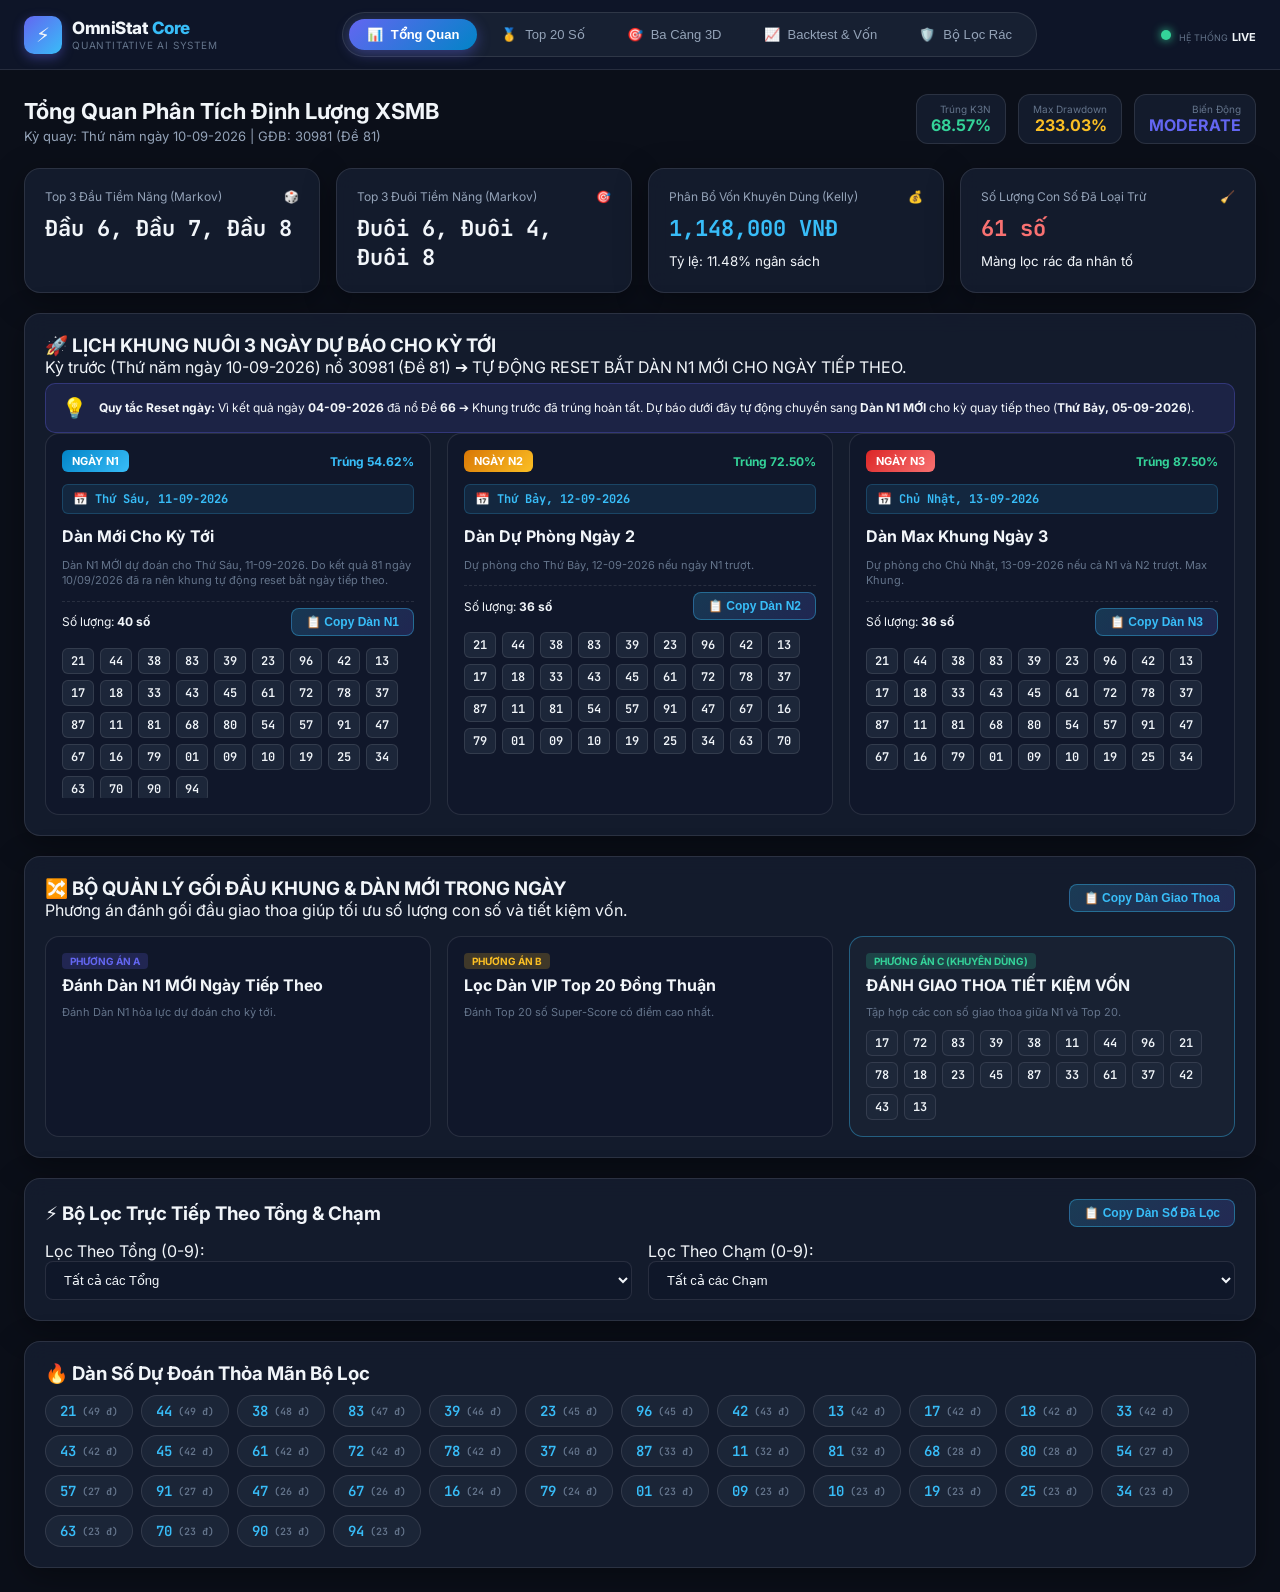
<file: index.html>
<!DOCTYPE html>
<html lang="vi">
<head>
    <meta charset="UTF-8">
    <meta name="viewport" content="width=device-width, initial-scale=1.0, maximum-scale=1.0, user-scalable=no, viewport-fit=cover">
    <meta name="theme-color" content="#0b0f19">
    <meta name="apple-mobile-web-app-capable" content="yes">
    <meta name="apple-mobile-web-app-status-bar-style" content="black-translucent">
    <title>OmniStat Core | Quantitative Analytics & Forecast System</title>
    <link rel="stylesheet" href="styles.css">
    <link href="https://fonts.googleapis.com/css2?family=Inter:wght@300;400;500;600;700;800&family=JetBrains+Mono:wght@400;600&display=swap" rel="stylesheet">
</head>
<body>
    <div class="app-container">
        <!-- Toast Notification Popup -->
        <div id="toast-notification" class="toast-notification">✅ Đã copy dàn số vào bộ nhớ tạm!</div>

        <!-- Top App Bar -->
        <header class="app-header">
            <div class="header-inner">
                <!-- Brand Logo Left -->
                <div class="brand">
                    <div class="logo-icon">⚡</div>
                    <div class="brand-text">
                        <h2>OmniStat <span>Core</span></h2>
                        <p class="desktop-only">Quantitative AI System</p>
                    </div>
                </div>

                <!-- CENTERED NAVIGATION TABS -->
                <nav class="nav-tabs-centered" id="nav-tabs">
                    <button class="nav-tab active" data-tab="tab-overview">
                        <span class="icon">📊</span> <span class="tab-label">Tổng Quan</span>
                    </button>
                    <button class="nav-tab" data-tab="tab-top20">
                        <span class="icon">🥇</span> <span class="tab-label">Top 20 Số</span>
                    </button>
                    <button class="nav-tab" data-tab="tab-matrix3d">
                        <span class="icon">🎯</span> <span class="tab-label">Ba Càng 3D</span>
                    </button>
                    <button class="nav-tab" data-tab="tab-backtest">
                        <span class="icon">📈</span> <span class="tab-label">Backtest & Vốn</span>
                    </button>
                    <button class="nav-tab" data-tab="tab-elimination">
                        <span class="icon">🛡️</span> <span class="tab-label">Bộ Lọc Rác</span>
                    </button>
                </nav>

                <!-- System Status Right -->
                <div class="system-status">
                    <div class="status-indicator live"></div>
                    <div class="status-info desktop-only">
                        <span class="label">Hệ Thống</span>
                        <strong id="sys-status-text">LIVE</strong>
                    </div>
                </div>
            </div>
        </header>

        <!-- Main Workspace -->
        <main class="main-content">
            <!-- Sub Header Title & Badges -->
            <div class="sub-header-bar">
                <div class="header-title">
                    <h1 id="page-title">Tổng Quan Phân Tích Định Lượng XSMB</h1>
                    <p class="subtitle" id="latest-draw-info">Dữ liệu kết quả quay thưởng mới nhất: --</p>
                </div>

                <div class="header-stats">
                    <div class="stat-badge">
                        <span class="badge-label">Trúng K3N</span>
                        <strong class="badge-val text-success" id="k3n-rate">87.5%</strong>
                    </div>
                    <div class="stat-badge">
                        <span class="badge-label">Max Drawdown</span>
                        <strong class="badge-val text-warning" id="mdd-val">--%</strong>
                    </div>
                    <div class="stat-badge">
                        <span class="badge-label">Biến Động</span>
                        <strong class="badge-val text-info" id="vol-status">STABLE</strong>
                    </div>
                </div>
            </div>

            <!-- TAB 1: OVERVIEW -->
            <section id="tab-overview" class="tab-page active">
                <!-- Top Key Metrics Cards -->
                <div class="metrics-grid">
                    <div class="metric-card glass">
                        <div class="card-header">
                            <span>Top 3 Đầu Tiềm Năng (Markov)</span>
                            <span class="card-icon">🎲</span>
                        </div>
                        <div class="metric-value" id="markov-heads">--</div>
                    </div>

                    <div class="metric-card glass">
                        <div class="card-header">
                            <span>Top 3 Đuôi Tiềm Năng (Markov)</span>
                            <span class="card-icon">🎯</span>
                        </div>
                        <div class="metric-value" id="markov-tails">--</div>
                    </div>

                    <div class="metric-card glass">
                        <div class="card-header">
                            <span>Phân Bổ Vốn Khuyên Dùng (Kelly)</span>
                            <span class="card-icon">💰</span>
                        </div>
                        <div class="metric-value text-accent" id="kelly-stake">-- VNĐ</div>
                        <small id="kelly-percent">Tỷ lệ: --% ngân sách</small>
                    </div>

                    <div class="metric-card glass">
                        <div class="card-header">
                            <span>Số Lượng Con Số Đã Loại Trừ</span>
                            <span class="card-icon">🧹</span>
                        </div>
                        <div class="metric-value text-danger" id="elim-count">-- số</div>
                        <small>Màng lọc rác đa nhân tố</small>
                    </div>
                </div>

                <!-- EXPLICIT CALENDAR DATES & 3-DAY ROLLING FRAME SECTION (N1, N2, N3) -->
                <div class="panel glass frame-section">
                    <div class="panel-header-flex">
                        <div>
                            <h3>🚀 LỊCH KHUNG NUÔI 3 NGÀY DỰ BÁO CHO KỲ TỚI</h3>
                            <p class="section-desc" id="reset-summary-str">Kết quả 04-09-2026 nổ 66 ➔ Tự động Reset dàn N1 mới cho ngày tiếp theo!</p>
                        </div>
                    </div>

                    <!-- Rule Reset Alert Banner -->
                    <div class="rule-banner">
                        <span class="rule-icon">💡</span>
                        <div class="rule-text">
                            <strong>Quy tắc Reset ngày:</strong> Vì kết quả ngày <strong>04-09-2026</strong> đã nổ Đề <strong>66</strong> ➔ Khung trước đã trúng hoàn tất. Dự báo dưới đây tự động chuyển sang <strong>Dàn N1 MỚI</strong> cho kỳ quay tiếp theo (<strong>Thứ Bảy, 05-09-2026</strong>).
                        </div>
                    </div>

                    <!-- Frame Details Grid (3 Cards with Explicit Dates & Copy Buttons) -->
                    <div class="frame-cards-grid">
                        <!-- Card N1 -->
                        <div class="frame-card glass-sub active-frame" id="card-n1">
                            <div class="frame-card-header">
                                <span class="frame-badge bg-n1">NGÀY N1</span>
                                <span class="frame-rate text-accent">Trúng 54.62%</span>
                            </div>
                            <div class="date-highlight" id="n1-date-str">📅 Ngày N1: --</div>
                            <h4>Dàn Mới Cho Kỳ Tới</h4>
                            <p class="frame-desc" id="n1-desc-str">Dàn 40 số hỏa lực dự đoán cho kỳ quay tiếp theo.</p>
                            <div class="frame-meta">
                                <span>Số lượng: <strong id="n1-count">40 số</strong></span>
                                <button class="btn-copy" id="btn-copy-n1">📋 Copy Dàn N1</button>
                            </div>
                            <div class="number-pills-mini" id="n1-numbers-container">
                                <!-- Rendered by JS -->
                            </div>
                        </div>

                        <!-- Card N2 -->
                        <div class="frame-card glass-sub" id="card-n2">
                            <div class="frame-card-header">
                                <span class="frame-badge bg-n2">NGÀY N2</span>
                                <span class="frame-rate text-success">Trúng 72.50%</span>
                            </div>
                            <div class="date-highlight" id="n2-date-str">📅 Ngày N2: --</div>
                            <h4>Dàn Dự Phòng Ngày 2</h4>
                            <p class="frame-desc" id="n2-desc-str">Đánh khi N1 trượt. Gấp thếp vốn N2.</p>
                            <div class="frame-meta">
                                <span>Số lượng: <strong id="n2-count">36 số</strong></span>
                                <button class="btn-copy" id="btn-copy-n2">📋 Copy Dàn N2</button>
                            </div>
                            <div class="number-pills-mini" id="n2-numbers-container">
                                <!-- Rendered by JS -->
                            </div>
                        </div>

                        <!-- Card N3 -->
                        <div class="frame-card glass-sub" id="card-n3">
                            <div class="frame-card-header">
                                <span class="frame-badge bg-n3">NGÀY N3</span>
                                <span class="frame-rate text-success">Trúng 87.50%</span>
                            </div>
                            <div class="date-highlight" id="n3-date-str">📅 Ngày N3: --</div>
                            <h4>Dàn Max Khung Ngày 3</h4>
                            <p class="frame-desc" id="n3-desc-str">Đánh khi N1 và N2 trượt. Chốt Max Khung.</p>
                            <div class="frame-meta">
                                <span>Số lượng: <strong id="n3-count">36 số</strong></span>
                                <button class="btn-copy" id="btn-copy-n3">📋 Copy Dàn N3</button>
                            </div>
                            <div class="number-pills-mini" id="n3-numbers-container">
                                <!-- Rendered by JS -->
                            </div>
                        </div>
                    </div>
                </div>

                <!-- DUAL-FRAME GOI DAU MANAGER (BỘ TÙY CHỌN GỐI ĐẦU & NĂM DÀN MỚI NGÀY) -->
                <div class="panel glass dual-frame-section">
                    <div class="panel-header-flex">
                        <div>
                            <h3>🔀 BỘ QUẢN LÝ GỐI ĐẦU KHUNG & DÀN MỚI TRONG NGÀY</h3>
                            <p class="section-desc">Phương án đánh gối đầu giao thoa giúp tối ưu số lượng con số và tiết kiệm vốn.</p>
                        </div>
                        <button class="btn-copy" id="btn-copy-combined">📋 Copy Dàn Giao Thoa</button>
                    </div>

                    <div class="dual-options-grid">
                        <div class="dual-option-card glass-sub">
                            <div class="option-header">
                                <span class="opt-tag tag-a">Phương Án A</span>
                                <h4>Đánh Dàn N1 MỚI Ngày Tiếp Theo</h4>
                            </div>
                            <p class="opt-desc">Đánh Dàn N1 hỏa lực dự đoán cho kỳ tới.</p>
                        </div>

                        <div class="dual-option-card glass-sub">
                            <div class="option-header">
                                <span class="opt-tag tag-b">Phương Án B</span>
                                <h4>Lọc Dàn VIP Top 20 Đồng Thuận</h4>
                            </div>
                            <p class="opt-desc">Đánh Top 20 số Super-Score có điểm cao nhất.</p>
                        </div>

                        <div class="dual-option-card glass-sub featured-opt">
                            <div class="option-header">
                                <span class="opt-tag tag-c">Phương Án C (Khuyên Dùng)</span>
                                <h4>ĐÁNH GIAO THOA TIẾT KIỆM VỐN</h4>
                            </div>
                            <p class="opt-desc">Tập hợp các con số giao thoa giữa N1 và Top 20.</p>
                            <div class="number-pills-mini" id="combined-numbers-container">
                                <!-- Rendered by JS -->
                            </div>
                        </div>
                    </div>
                </div>

                <!-- Live Quick Filter Controls -->
                <div class="filter-panel glass">
                    <div class="panel-header-flex">
                        <h3>⚡ Bộ Lọc Trực Tiếp Theo Tổng & Chạm</h3>
                        <button class="btn-copy" id="btn-copy-filtered">📋 Copy Dàn Số Đã Lọc</button>
                    </div>
                    <div class="filter-controls">
                        <div class="filter-group">
                            <label for="filter-sum">Lọc Theo Tổng (0-9):</label>
                            <select id="filter-sum" class="form-control">
                                <option value="ALL">Tất cả các Tổng</option>
                                <option value="0">Tổng 0</option>
                                <option value="1">Tổng 1</option>
                                <option value="2">Tổng 2</option>
                                <option value="3">Tổng 3</option>
                                <option value="4">Tổng 4</option>
                                <option value="5">Tổng 5</option>
                                <option value="6">Tổng 6</option>
                                <option value="7">Tổng 7</option>
                                <option value="8">Tổng 8</option>
                                <option value="9">Tổng 9</option>
                            </select>
                        </div>

                        <div class="filter-group">
                            <label for="filter-touch">Lọc Theo Chạm (0-9):</label>
                            <select id="filter-touch" class="form-control">
                                <option value="ALL">Tất cả các Chạm</option>
                                <option value="0">Chạm 0</option>
                                <option value="1">Chạm 1</option>
                                <option value="2">Chạm 2</option>
                                <option value="3">Chạm 3</option>
                                <option value="4">Chạm 4</option>
                                <option value="5">Chạm 5</option>
                                <option value="6">Chạm 6</option>
                                <option value="7">Chạm 7</option>
                                <option value="8">Chạm 8</option>
                                <option value="9">Chạm 9</option>
                            </select>
                        </div>
                    </div>
                </div>

                <!-- Dynamic Filter Results Preview -->
                <div class="panel glass">
                    <h3>🔥 Dàn Số Dự Đoán Thỏa Mãn Bộ Lọc</h3>
                    <div class="number-pills" id="filtered-numbers-container">
                        <!-- Rendered by JS -->
                    </div>
                </div>
            </section>

            <!-- TAB 2: TOP 20 CONSENSUS -->
            <section id="tab-top20" class="tab-page">
                <div class="panel glass">
                    <div class="panel-header-flex">
                        <h3>🥇 Bảng Xếp Hạng Top 20 Số Đồng Thuận Super-Score</h3>
                        <button class="btn-copy" id="btn-copy-top20">📋 Copy Top 20 Số</button>
                    </div>
                    <div class="table-responsive">
                        <table class="data-table">
                            <thead>
                                <tr>
                                    <th>Hạng</th>
                                    <th>Số 2D</th>
                                    <th>Tổng</th>
                                    <th>Gan</th>
                                    <th>30N</th>
                                    <th>60N</th>
                                    <th>Super-Score</th>
                                    <th>G7</th>
                                </tr>
                            </thead>
                            <tbody id="top20-table-body">
                                <!-- Rendered by JS -->
                            </tbody>
                        </table>
                    </div>
                </div>
            </section>

            <!-- TAB 3: 3D MATRIX -->
            <section id="tab-matrix3d" class="tab-page">
                <div class="panel glass">
                    <div class="panel-header-flex">
                        <h3>🎯 Xếp Hạng Top Ba Càng (3D) Mạnh Nhất</h3>
                        <button class="btn-copy" id="btn-copy-3d">📋 Copy Dàn 3D</button>
                    </div>
                    <div class="table-responsive">
                        <table class="data-table">
                            <thead>
                                <tr>
                                    <th>STT</th>
                                    <th>Càng</th>
                                    <th>Số 3D</th>
                                    <th>Gốc 2D</th>
                                    <th>Điểm</th>
                                    <th>Phân Loại</th>
                                </tr>
                            </thead>
                            <tbody id="matrix3d-table-body">
                                <!-- Rendered by JS -->
                            </tbody>
                        </table>
                    </div>
                </div>
            </section>

            <!-- TAB 4: BACKTEST & RISK -->
            <section id="tab-backtest" class="tab-page">
                <div class="grid-2col">
                    <div class="panel glass">
                        <h3>📈 Kết Quả Giả Lập Backtest (2026)</h3>
                        <ul class="info-list" id="backtest-info-list">
                            <!-- Rendered by JS -->
                        </ul>
                    </div>

                    <div class="panel glass">
                        <h3>💰 Quản Lý Vốn & Phân Bổ Tiền Vốn (Kelly)</h3>
                        <ul class="info-list" id="kelly-info-list">
                            <!-- Rendered by JS -->
                        </ul>
                    </div>
                </div>
            </section>

            <!-- TAB 5: ELIMINATION -->
            <section id="tab-elimination" class="tab-page">
                <div class="panel glass">
                    <h3>🛡️ Danh Sách Số Rác Đã Bị Loại Trừ</h3>
                    <div class="table-responsive">
                        <table class="data-table">
                            <thead>
                                <tr>
                                    <th>Con Số</th>
                                    <th>Lý Do Loại Trừ</th>
                                </tr>
                            </thead>
                            <tbody id="elim-table-body">
                                <!-- Rendered by JS -->
                            </tbody>
                        </table>
                    </div>
                </div>
            </section>
        </main>
    </div>

    <script src="app.js"></script>
</body>
</html>
</file>
<file: styles.css>
:root {
    --bg-primary: #0b0f19;
    --bg-card: rgba(22, 30, 49, 0.85);
    --bg-header: rgba(15, 23, 42, 0.95);
    --border-color: rgba(255, 255, 255, 0.1);
    --text-primary: #f1f5f9;
    --text-secondary: #94a3b8;
    --text-muted: #64748b;
    --accent-blue: #38bdf8;
    --accent-indigo: #6366f1;
    --accent-purple: #a855f7;
    --accent-green: #34d399;
    --accent-amber: #fbbf24;
    --accent-red: #f87171;
    --gradient-glow: linear-gradient(135deg, rgba(99, 102, 241, 0.3), rgba(56, 189, 248, 0.2));
}

* {
    box-sizing: border-box;
    margin: 0;
    padding: 0;
    -webkit-tap-highlight-color: transparent;
}

body {
    font-family: 'Inter', system-ui, -apple-system, sans-serif;
    background-color: var(--bg-primary);
    color: var(--text-primary);
    min-height: 100vh;
    overflow-x: hidden;
    padding-bottom: 80px; /* Space for mobile bottom bar */
}

@media (min-width: 769px) {
    body {
        padding-bottom: 0;
    }
}

.app-container {
    display: flex;
    flex-direction: column;
    min-height: 100vh;
}

/* TOAST NOTIFICATION */
.toast-notification {
    position: fixed;
    top: 20px;
    right: 20px;
    z-index: 9999;
    background: linear-gradient(135deg, #059669, #10b981);
    color: #ffffff;
    padding: 12px 20px;
    border-radius: 10px;
    font-size: 13px;
    font-weight: 600;
    box-shadow: 0 8px 24px rgba(16, 185, 129, 0.4);
    opacity: 0;
    transform: translateY(-20px);
    pointer-events: none;
    transition: all 0.3s cubic-bezier(0.16, 1, 0.3, 1);
}

.toast-notification.show {
    opacity: 1;
    transform: translateY(0);
}

/* BUTTON COPY */
.btn-copy {
    display: inline-flex;
    align-items: center;
    gap: 6px;
    padding: 6px 14px;
    background: linear-gradient(135deg, rgba(56, 189, 248, 0.2), rgba(99, 102, 241, 0.2));
    border: 1px solid rgba(56, 189, 248, 0.4);
    border-radius: 8px;
    color: var(--accent-blue);
    font-size: 12px;
    font-weight: 600;
    cursor: pointer;
    transition: all 0.2s ease;
    white-space: nowrap;
}

.btn-copy:hover {
    background: linear-gradient(135deg, #0284c7, #6366f1);
    color: #ffffff;
    border-color: transparent;
    box-shadow: 0 4px 12px rgba(56, 189, 248, 0.3);
}

.btn-copy:active {
    transform: scale(0.96);
}

/* APP HEADER WITH CENTERED TABS */
.app-header {
    position: sticky;
    top: 0;
    z-index: 100;
    background: var(--bg-header);
    backdrop-filter: blur(16px);
    -webkit-backdrop-filter: blur(16px);
    border-bottom: 1px solid var(--border-color);
    padding: 12px 24px;
}

.header-inner {
    max-width: 1400px;
    margin: 0 auto;
    display: flex;
    align-items: center;
    justify-content: space-between;
    gap: 16px;
}

.brand {
    display: flex;
    align-items: center;
    gap: 10px;
    flex-shrink: 0;
}

.logo-icon {
    width: 38px;
    height: 38px;
    background: linear-gradient(135deg, #6366f1, #38bdf8);
    border-radius: 10px;
    display: flex;
    align-items: center;
    justify-content: center;
    font-size: 20px;
    box-shadow: 0 4px 12px rgba(99, 102, 241, 0.4);
}

.brand-text h2 {
    font-size: 17px;
    font-weight: 800;
    letter-spacing: -0.5px;
    line-height: 1.2;
}

.brand-text h2 span {
    color: var(--accent-blue);
}

.brand-text p {
    font-size: 10px;
    color: var(--text-muted);
    text-transform: uppercase;
    letter-spacing: 0.8px;
}

/* CENTERED TABS NAVIGATION */
.nav-tabs-centered {
    display: flex;
    align-items: center;
    justify-content: center;
    gap: 6px;
    background: rgba(30, 41, 59, 0.6);
    border: 1px solid var(--border-color);
    padding: 6px;
    border-radius: 30px;
    margin: 0 auto;
}

.nav-tab {
    display: flex;
    align-items: center;
    gap: 8px;
    padding: 8px 18px;
    background: transparent;
    border: none;
    border-radius: 20px;
    color: var(--text-secondary);
    font-size: 13px;
    font-weight: 500;
    cursor: pointer;
    transition: all 0.25s ease;
    white-space: nowrap;
}

.nav-tab:hover {
    color: var(--text-primary);
    background: rgba(255, 255, 255, 0.05);
}

.nav-tab.active {
    background: linear-gradient(135deg, #6366f1, #0284c7);
    color: #ffffff;
    font-weight: 600;
    box-shadow: 0 4px 14px rgba(99, 102, 241, 0.4);
}

.system-status {
    display: flex;
    align-items: center;
    gap: 8px;
    flex-shrink: 0;
}

.status-indicator {
    width: 10px;
    height: 10px;
    border-radius: 50%;
    background: var(--accent-green);
    box-shadow: 0 0 10px var(--accent-green);
}

.status-info {
    display: flex;
    flex-direction: column;
}

.status-info .label {
    font-size: 9px;
    color: var(--text-muted);
    text-transform: uppercase;
}

.status-info strong {
    font-size: 11px;
}

/* MAIN CONTENT */
.main-content {
    max-width: 1400px;
    width: 100%;
    margin: 0 auto;
    padding: 24px;
}

.sub-header-bar {
    display: flex;
    justify-content: space-between;
    align-items: flex-end;
    margin-bottom: 24px;
    gap: 16px;
}

.header-title h1 {
    font-size: 22px;
    font-weight: 700;
}

.subtitle {
    font-size: 13px;
    color: var(--text-secondary);
    margin-top: 4px;
}

.header-stats {
    display: flex;
    gap: 12px;
}

.stat-badge {
    background: var(--bg-card);
    border: 1px solid var(--border-color);
    padding: 8px 14px;
    border-radius: 12px;
    display: flex;
    flex-direction: column;
    align-items: flex-end;
}

.badge-label {
    font-size: 10px;
    color: var(--text-muted);
}

.badge-val {
    font-size: 16px;
    font-weight: 700;
}

/* GLASS PANEL & METRICS */
.glass {
    background: var(--bg-card);
    backdrop-filter: blur(12px);
    -webkit-backdrop-filter: blur(12px);
    border: 1px solid var(--border-color);
    border-radius: 16px;
    padding: 20px;
    box-shadow: 0 8px 32px rgba(0, 0, 0, 0.35);
}

.tab-page {
    display: none;
    flex-direction: column;
    gap: 20px;
}

.tab-page.active {
    display: flex;
}

.metrics-grid {
    display: grid;
    grid-template-columns: repeat(auto-fit, minmax(220px, 1fr));
    gap: 16px;
}

.metric-card {
    display: flex;
    flex-direction: column;
    gap: 10px;
}

.card-header {
    display: flex;
    justify-content: space-between;
    font-size: 12px;
    color: var(--text-secondary);
}

.metric-value {
    font-size: 22px;
    font-weight: 700;
    font-family: 'JetBrains Mono', monospace;
}

/* RULE RESET ALERT BANNER */
.rule-banner {
    display: flex;
    align-items: center;
    gap: 12px;
    background: rgba(99, 102, 241, 0.12);
    border: 1px solid rgba(99, 102, 241, 0.3);
    border-radius: 10px;
    padding: 12px 16px;
    margin-top: 6px;
}

.rule-icon {
    font-size: 20px;
}

.rule-text {
    font-size: 12px;
    color: var(--text-primary);
    line-height: 1.4;
}

/* EXPLICIT DATES IN FRAME CARDS */
.date-highlight {
    font-size: 12px;
    font-weight: 700;
    color: var(--accent-blue);
    background: rgba(56, 189, 248, 0.1);
    padding: 6px 10px;
    border-radius: 6px;
    border: 1px solid rgba(56, 189, 248, 0.2);
    font-family: 'JetBrains Mono', monospace;
}

.frame-cards-grid {
    display: grid;
    grid-template-columns: repeat(3, 1fr);
    gap: 16px;
}

.glass-sub {
    background: rgba(15, 23, 42, 0.6);
    border: 1px solid var(--border-color);
    border-radius: 14px;
    padding: 16px;
    display: flex;
    flex-direction: column;
    gap: 12px;
    transition: all 0.25s ease;
}

.glass-sub:hover {
    border-color: rgba(56, 189, 248, 0.4);
    transform: translateY(-2px);
}

.frame-card-header {
    display: flex;
    justify-content: space-between;
    align-items: center;
}

.frame-badge {
    font-size: 11px;
    font-weight: 700;
    padding: 4px 10px;
    border-radius: 6px;
    color: #ffffff;
}

.bg-n1 { background: linear-gradient(135deg, #0284c7, #38bdf8); }
.bg-n2 { background: linear-gradient(135deg, #d97706, #fbbf24); }
.bg-n3 { background: linear-gradient(135deg, #dc2626, #f87171); }

.frame-rate {
    font-size: 12px;
    font-weight: 700;
}

.frame-desc {
    font-size: 11px;
    color: var(--text-muted);
    line-height: 1.4;
}

.frame-meta {
    display: flex;
    justify-content: space-between;
    align-items: center;
    font-size: 12px;
    padding-top: 6px;
    border-top: 1px dashed var(--border-color);
}

.number-pills-mini {
    display: flex;
    flex-wrap: wrap;
    gap: 6px;
    max-height: 150px;
    overflow-y: auto;
    padding-right: 4px;
}

.pill-sm {
    padding: 4px 8px;
    background: rgba(30, 41, 59, 0.9);
    border: 1px solid var(--border-color);
    border-radius: 6px;
    font-family: 'JetBrains Mono', monospace;
    font-size: 12px;
    font-weight: 600;
    color: var(--text-primary);
}

/* DUAL FRAME SECTION & OPTIONS */
.dual-frame-section {
    display: flex;
    flex-direction: column;
    gap: 16px;
}

.panel-header-flex {
    display: flex;
    justify-content: space-between;
    align-items: center;
    gap: 16px;
}

.dual-options-grid {
    display: grid;
    grid-template-columns: repeat(3, 1fr);
    gap: 16px;
}

.dual-option-card {
    display: flex;
    flex-direction: column;
    gap: 10px;
}

.featured-opt {
    border-color: rgba(56, 189, 248, 0.4);
    background: rgba(30, 41, 59, 0.5);
}

.option-header {
    display: flex;
    flex-direction: column;
    gap: 6px;
}

.opt-tag {
    font-size: 10px;
    font-weight: 700;
    padding: 2px 8px;
    border-radius: 4px;
    align-self: flex-start;
    text-transform: uppercase;
}

.tag-a { background: rgba(99, 102, 241, 0.2); color: var(--accent-indigo); }
.tag-b { background: rgba(251, 191, 36, 0.2); color: var(--accent-amber); }
.tag-c { background: rgba(52, 211, 153, 0.2); color: var(--accent-green); }

.opt-desc {
    font-size: 11px;
    color: var(--text-muted);
    line-height: 1.4;
}

.filter-panel {
    display: flex;
    flex-direction: column;
    gap: 14px;
}

.filter-controls {
    display: grid;
    grid-template-columns: 1fr 1fr;
    gap: 16px;
}

.form-control {
    width: 100%;
    padding: 10px 14px;
    background: rgba(15, 23, 42, 0.8);
    border: 1px solid var(--border-color);
    border-radius: 8px;
    color: var(--text-primary);
    font-size: 13px;
    outline: none;
}

.number-pills {
    display: flex;
    flex-wrap: wrap;
    gap: 8px;
    margin-top: 10px;
}

.pill {
    padding: 6px 14px;
    background: rgba(30, 41, 59, 0.8);
    border: 1px solid var(--border-color);
    border-radius: 20px;
    font-family: 'JetBrains Mono', monospace;
    font-weight: 600;
    font-size: 14px;
    color: var(--accent-blue);
    display: flex;
    align-items: center;
    gap: 6px;
}

.pill .score {
    font-size: 10px;
    color: var(--text-muted);
}

/* DATA TABLES */
.table-responsive {
    overflow-x: auto;
    -webkit-overflow-scrolling: touch;
}

.data-table {
    width: 100%;
    border-collapse: collapse;
    margin-top: 12px;
    text-align: left;
}

.data-table th, .data-table td {
    padding: 12px 14px;
    border-bottom: 1px solid var(--border-color);
}

.data-table th {
    font-size: 11px;
    color: var(--text-muted);
    text-transform: uppercase;
}

.data-table td {
    font-size: 13px;
    font-family: 'JetBrains Mono', monospace;
}

.grid-2col {
    display: grid;
    grid-template-columns: 1fr 1fr;
    gap: 20px;
}

.info-list {
    list-style: none;
    display: flex;
    flex-direction: column;
    gap: 10px;
    margin-top: 12px;
}

.info-list li {
    display: flex;
    justify-content: space-between;
    padding: 8px 0;
    border-bottom: 1px dashed var(--border-color);
    font-size: 13px;
}

/* COLOR UTILITIES */
.text-success { color: var(--accent-green); }
.text-warning { color: var(--accent-amber); }
.text-danger { color: var(--accent-red); }
.text-accent { color: var(--accent-blue); }
.text-info { color: var(--accent-indigo); }
.desktop-only { display: block; }

/* MOBILE RESPONSIVE UI (iPhone / Smartphones) */
@media (max-width: 768px) {
    .desktop-only {
        display: none !important;
    }

    .app-header {
        padding: 10px 14px;
    }

    .panel-header-flex {
        flex-direction: column;
        align-items: flex-start;
        gap: 10px;
    }

    .frame-cards-grid, .dual-options-grid {
        grid-template-columns: 1fr;
        gap: 12px;
    }

    /* Transform Centered Navigation to Fixed Bottom Bar on Mobile */
    .nav-tabs-centered {
        position: fixed;
        bottom: 0;
        left: 0;
        right: 0;
        z-index: 999;
        margin: 0;
        border-radius: 0;
        background: rgba(11, 15, 25, 0.95);
        backdrop-filter: blur(20px);
        -webkit-backdrop-filter: blur(20px);
        border-top: 1px solid var(--border-color);
        border-bottom: none;
        border-left: none;
        border-right: none;
        padding: 8px 12px;
        justify-content: space-around;
        box-shadow: 0 -4px 20px rgba(0, 0, 0, 0.5);
    }

    .nav-tab {
        flex-direction: column;
        gap: 3px;
        padding: 6px 8px;
        font-size: 10px;
        border-radius: 12px;
        flex: 1;
        text-align: center;
    }

    .nav-tab .icon {
        font-size: 18px;
    }

    .nav-tab .tab-label {
        font-size: 10px;
    }

    .main-content {
        padding: 14px;
    }

    .sub-header-bar {
        flex-direction: column;
        align-items: flex-start;
        gap: 12px;
    }

    .header-stats {
        width: 100%;
        justify-content: space-between;
    }

    .stat-badge {
        flex: 1;
        align-items: center;
        padding: 6px 10px;
    }

    .metrics-grid {
        grid-template-columns: 1fr 1fr;
        gap: 10px;
    }

    .metric-card {
        padding: 14px;
    }

    .metric-value {
        font-size: 18px;
    }

    .filter-controls {
        grid-template-columns: 1fr;
        gap: 10px;
    }

    .grid-2col {
        grid-template-columns: 1fr;
        gap: 16px;
    }

    .glass {
        padding: 16px;
    }

    .data-table th, .data-table td {
        padding: 10px 8px;
        font-size: 12px;
    }
}
</file>
